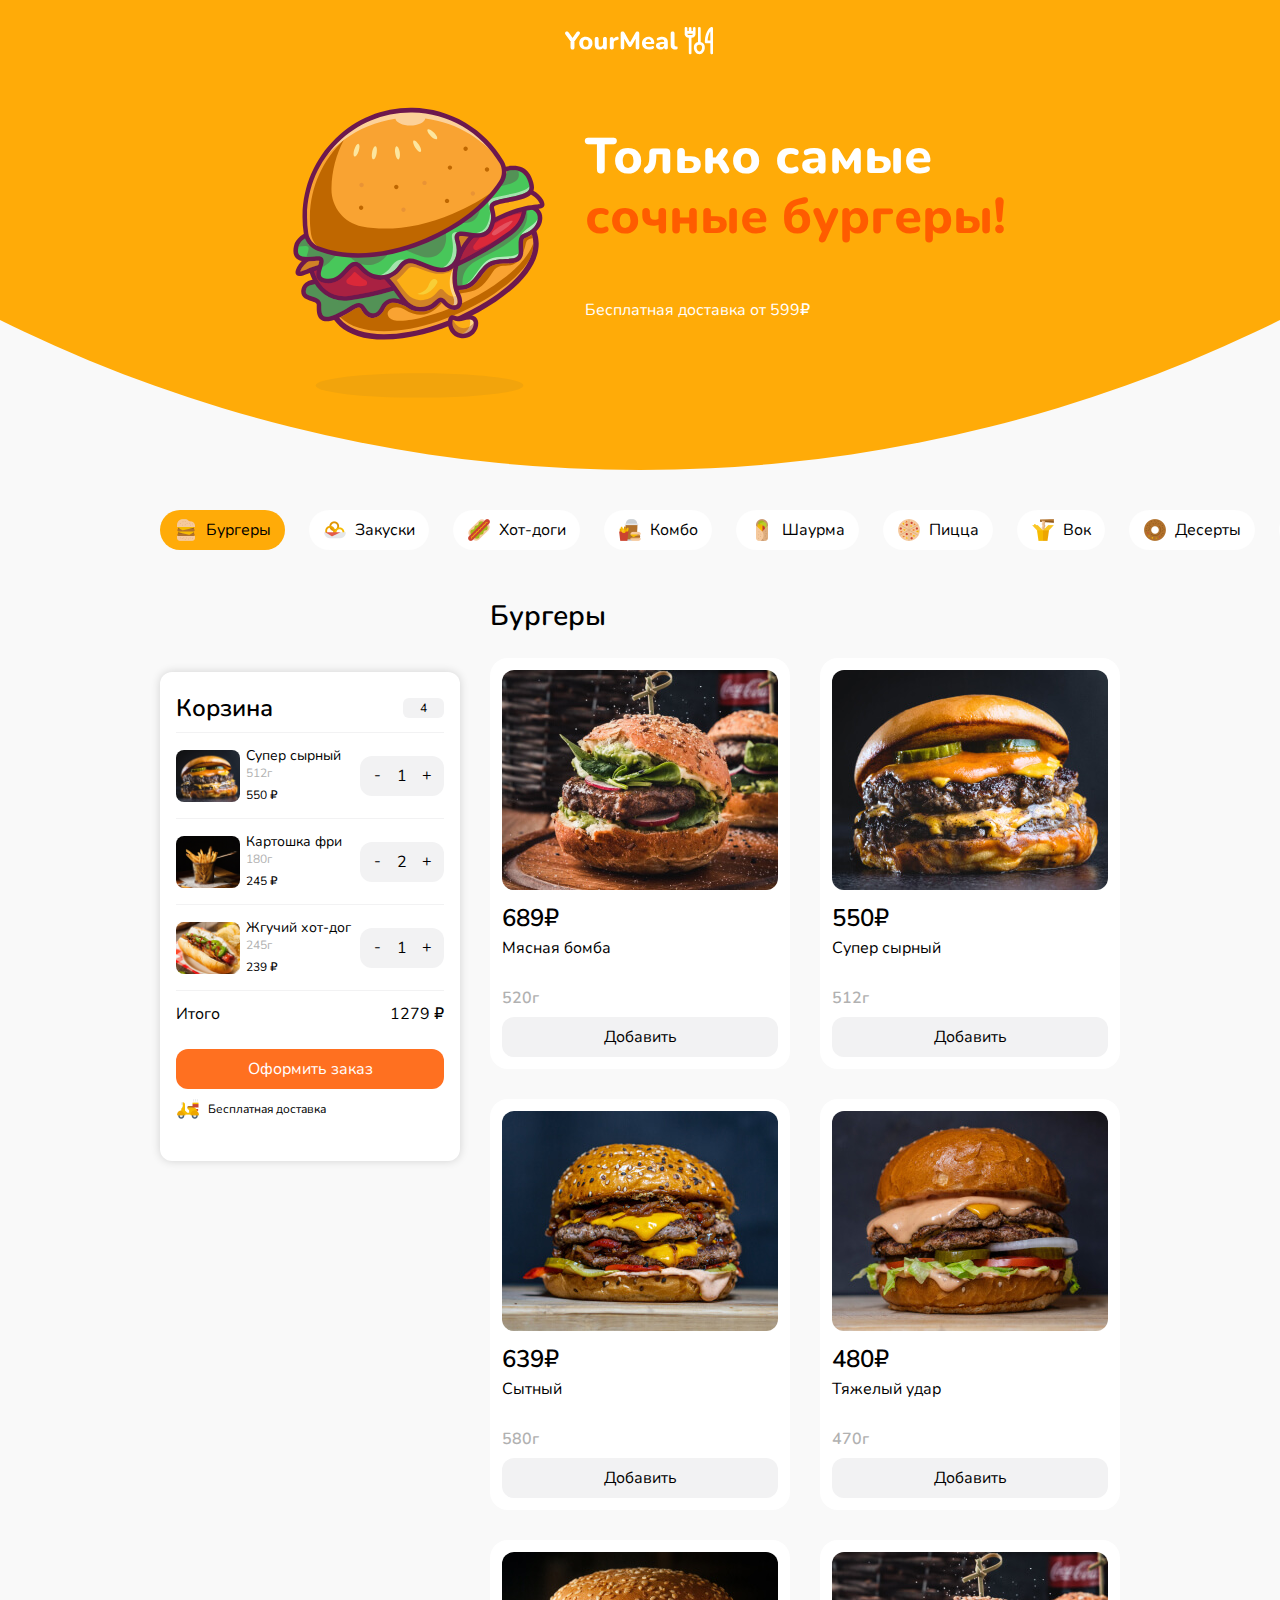
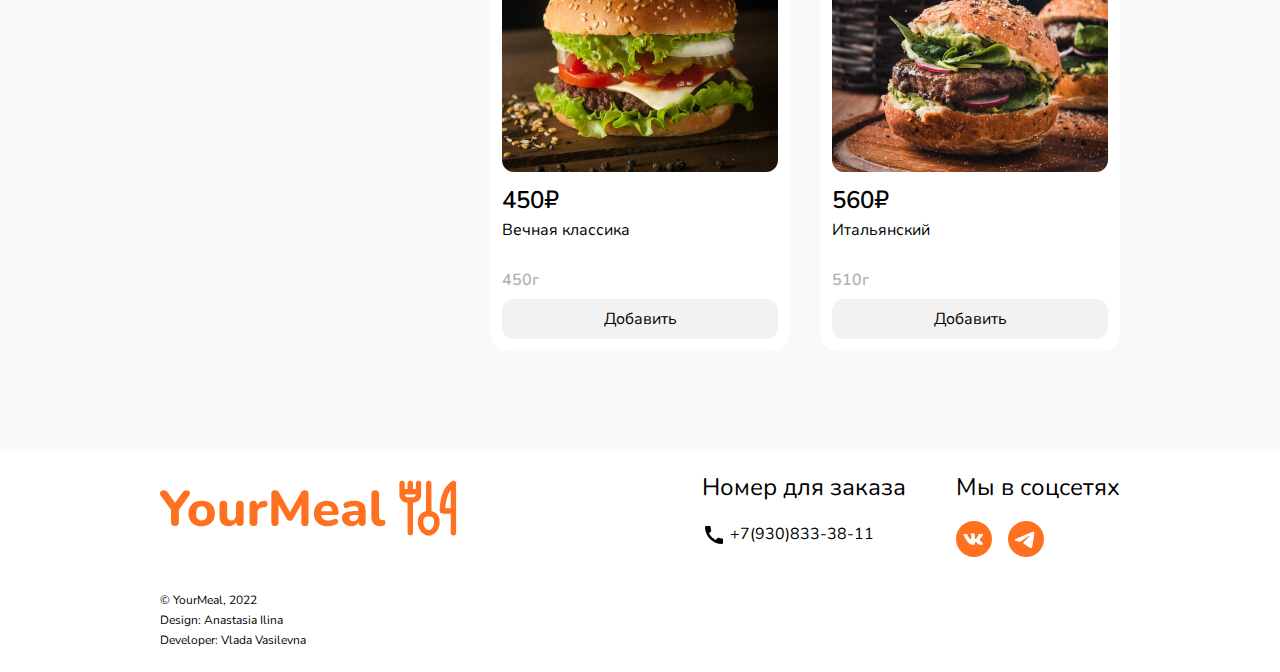
<file: index.html>
<!DOCTYPE html>
<html lang="ru">

<head>
	<meta charset="UTF-8">
	<meta name="viewport" content="width=device-width, initial-scale=1.0">
	<title>Your Meal - самые сочные бургеры</title>
	<link rel="apple-touch-icon" sizes="180x180" href="icon/apple-touch-icon.png">
	<link rel="icon" type="image/png" sizes="32x32" href="icon/favicon-32x32.png">
	<link rel="icon" type="image/png" sizes="16x16" href="icon/favicon-16x16.png">
	<link rel="manifest" href="/your_meal/site.webmanifest">
	<link rel="mask-icon" href="icon/safari-pinned-tab.svg" color="#5bbad5">
	<meta name="msapplication-TileColor" content="#ffc40d">
	<meta name="theme-color" content="#ffffff">
	<link rel="preload" href="fonts/nunito-v26-cyrillic_latin-600.woff2" as="font" crossorigin>
	<link rel="preload" href="fonts/nunito-v26-cyrillic_latin-regular.woff2" as="font" crossorigin>
	<link rel="preload" href="fonts/nunito-v26-cyrillic_latin-800.woff2" as="font" crossorigin>
	<link rel="stylesheet" href="css/index.css">
</head>

<body>
	<header class="header">
		<div class="container header__container">
			<svg class="header__logo" viewBox="0 0 199 44" role="img" aria-label="Логотип YourMeal">
				<use href="img/sprite.svg#logo" />
			</svg>
			<div class="header__title-container">
				<h1 class="header__title">
					<span class="header__title-text">Только самые</span>
					<span class="header__title-text header__title-text_red">сочные бургеры!</span>
				</h1>
				<p class="header__appeal">Бесплатная доставка от 599₽</p>
			</div>
		</div>
	</header>
	<main>
		<nav class="navigation">
			<div class="container navigation__container">
				<ul class="navigation__list">
					<li class="navigation__item">
						<button
							class="navigation__button navigation__button_burger navigation__button_active">Бургеры</button>
					</li>
					<li class="navigation__item">
						<button class="navigation__button navigation__button_snack">Закуски</button>
					</li>
					<li class="navigation__item">
						<button class="navigation__button navigation__button_hot-dog">Хот-доги</button>
					</li>
					<li class="navigation__item">
						<button class="navigation__button navigation__button_combo">Комбо</button>
					</li>
					<li class="navigation__item">
						<button class="navigation__button navigation__button_shawarma">Шаурма</button>
					</li>
					<li class="navigation__item">
						<button class="navigation__button navigation__button_pizza">Пицца</button>
					</li>
					<li class="navigation__item">
						<button class="navigation__button navigation__button_wok">Вок</button>
					</li>
					<li class="navigation__item">
						<button class="navigation__button navigation__button_dessert">Десерты</button>
					</li>
					<li class="navigation__item">
						<button class="navigation__button navigation__button_sauce">Соусы</button>
					</li>
				</ul>
			</div>
		</nav>
		<section class="catalog">
			<div class="container catalog__container">
				<div class="catalog__order order">
					<section class="order__wrapper">
						<div class="order__wrap-title" tabindex="0" role="button">
							<h2 class="order__title">Корзина</h2>
							<span class="order__count">4</span>
						</div>
						<div class="order__wrap_list">
							<ul class="order__list">
								<li class="order__item">
									<img class="order__image" src="img/burger1.jpg" alt="Супер сырный">
									<div class="order__product">
										<h3 class="order__product-title">Супер сырный</h3>
										<p class="order__product-weight">512г</p>
										<p class="order__product-price">550
											<span class="currency">₽</span>
										</p>
									</div>
									<div class="order__product-count count">
										<button class="count__minus">-</button>
										<p class="count__amount">1</p>
										<button class="count__plus">+</button>
									</div>
								</li>
								<li class="order__item">
									<img class="order__image" src="img/free1.jpg" alt="Картошка фри">
									<div class="order__product">
										<h3 class="order__product-title">Картошка фри</h3>
										<p class="order__product-weight">180г</p>
										<p class="order__product-price">245
											<span class="currency">₽</span>
										</p>
									</div>
									<div class="order__product-count count">
										<button class="count__minus">-</button>
										<p class="count__amount">2</p>
										<button class="count__plus">+</button>
									</div>
								</li>
								<li class="order__item">
									<img class="order__image" src="img/hot-dog1.jpg" alt="Жгучий хот-дог">
									<div class="order__product">
										<h3 class="order__product-title">Жгучий хот-дог</h3>
										<p class="order__product-weight">245г</p>
										<p class="order__product-price">239
											<span class="currency">₽</span>
										</p>
									</div>
									<div class="order__product-count count">
										<button class="count__minus">-</button>
										<p class="count__amount">1</p>
										<button class="count__plus">+</button>
									</div>
								</li>
							</ul>
							<div class="order__total">
								<p>Итого</p>
								<p class="order__total-amount">1279
									<span class="currency">₽</span>
								</p>
							</div>
							<button class="order__submit">Оформить заказ</button>
							<div class="order__wrap-apeal">
								<p class="order__apeal">Бесплатная доставка</p>
								<button class="order__close">Свернуть</button>
							</div>
						</div>
					</section>
				</div>
				<div class="catalog__wrapper">
					<h2 class="catalog__title">Бургеры</h2>
					<div class="catalog__wrap_list">
						<ul class="catalog__list">
							<li class="catalog__item">
								<article class="product">
									<img src="img/photo_bomb.jpg" alt="Мясная бомба" class="product__image">
									<p class="product__price">689<span class="currency">₽</span></p>
									<h3 class="product__title">
										<button class="product__detail">Мясная бомба</button>
									</h3>
									<p class="product__weight">520г</p>
									<button class="product__add" type="button">Добавить</button>
								</article>
							</li>
							<li class="catalog__item">
								<article class="product">
									<img src="img/photo_s-syrniy.jpg" alt="Супер сырный" class="product__image">
									<p class="product__price">550<span class="currency">₽</span></p>
									<h3 class="product__title">
										<button class="product__detail">Супер сырный</button>
									</h3>
									<p class="product__weight">512г</p>
									<button class="product__add" type="button">Добавить</button>
								</article>
							</li>
							<li class="catalog__item">
								<article class="product">
									<img src="img/photo_sytniy.jpg" alt="Сытный" class="product__image">
									<p class="product__price">639<span class="currency">₽</span></p>
									<h3 class="product__title">
										<button class="product__detail">Сытный</button>
									</h3>
									<p class="product__weight">580г</p>
									<button class="product__add" type="button">Добавить</button>
								</article>
							</li>
							<li class="catalog__item">
								<article class="product">
									<img src="img/photo_udar.jpg" alt="Тяжелый удар" class="product__image">
									<p class="product__price">480<span class="currency">₽</span></p>
									<h3 class="product__title">
										<button class="product__detail">Тяжелый удар</button>
									</h3>
									<p class="product__weight">470г</p>
									<button class="product__add" type="button">Добавить</button>
								</article>
							</li>
							<li class="catalog__item">
								<article class="product">
									<img src="img/photo_classic.jpg" alt="Вечная классика" class="product__image">
									<p class="product__price">450<span class="currency">₽</span></p>
									<h3 class="product__title">
										<button class="product__detail">Вечная классика</button>
									</h3>
									<p class="product__weight">450г</p>
									<button class="product__add" type="button">Добавить</button>
								</article>
							</li>
							<li class="catalog__item">
								<article class="product">
									<img src="img/photo_bomb.jpg" alt="Итальянский" class="product__image">
									<p class="product__price">560<span class="currency">₽</span></p>
									<h3 class="product__title">
										<button class="product__detail">Итальянский</button>
									</h3>
									<p class="product__weight">510г</p>
									<button class="product__add" type="button">Добавить</button>
								</article>
							</li>
						</ul>
					</div>
				</div>
			</div>
		</section>
	</main>
	<footer class="footer">
		<div class="container">
			<div class="footer__content">
				<svg class="footer__logo" viewBox="0 0 199 44" role="img" aria-label="Логотип YourMeal">
					<use href="img/sprite.svg#logo" />
				</svg>
				<address class="footer__address">
					<div class="footer__contact">
						<h2 class="footer__title">Номер для заказа</h2>
						<a class="footer__link-phone" href="tel: +79308333811">
							<svg width="24" height="24" viewBox="0 0 24 24" fill="currentColor"
								xmlns="http://www.w3.org/2000/svg">
								<path
									d="M20.01 15.38C18.78 15.38 17.59 15.18 16.48 14.82C16.13 14.7 15.74 14.79 15.47 15.06L13.9 17.03C11.07 15.68 8.42 13.13 7.01 10.2L8.96 8.54C9.23 8.26 9.31 7.87 9.2 7.52C8.83 6.41 8.64 5.22 8.64 3.99C8.64 3.45 8.19 3 7.65 3H4.19C3.65 3 3 3.24 3 3.99C3 13.28 10.73 21 20.01 21C20.72 21 21 20.37 21 19.82V16.37C21 15.83 20.55 15.38 20.01 15.38Z" />
							</svg>
							<span>+7(930)833-38-11</span>
						</a>
					</div>
					<div class="footer__contact">
						<h2 class="footer__title footer__title_sn">Мы в соцсетях</h2>
						<ul class="footer__list">
							<li class="footer__list-item">
								<a href="#" class="footer__link-sn" aria-label="группа в вк">
									<svg width="36" height="36" viewBox="0 0 36 36" fill="currentColor"
										xmlns="http://www.w3.org/2000/svg">
										<path
											d="M18 0C8.05875 0 0 8.05875 0 18C0 27.9412 8.05875 36 18 36C27.9412 36 36 27.9412 36 18C36 8.05875 27.9412 0 18 0ZM24.9225 20.3081C24.9225 20.3081 26.5144 21.8794 26.9062 22.6087C26.9175 22.6237 26.9231 22.6387 26.9269 22.6462C27.0862 22.9144 27.1237 23.1225 27.045 23.2781C26.9137 23.5369 26.4637 23.6644 26.31 23.6756H23.4975C23.3025 23.6756 22.8937 23.625 22.3987 23.2837C22.0181 23.0175 21.6431 22.5806 21.2775 22.155C20.7319 21.5212 20.2594 20.9738 19.7831 20.9738C19.7226 20.9736 19.6625 20.9831 19.605 21.0019C19.245 21.1181 18.7838 21.6319 18.7838 23.0006C18.7838 23.4281 18.4462 23.6737 18.2081 23.6737H16.92C16.4812 23.6737 14.1956 23.52 12.1706 21.3844C9.69187 18.7687 7.46062 13.5225 7.44187 13.4737C7.30125 13.1344 7.59187 12.9525 7.90875 12.9525H10.7494C11.1281 12.9525 11.2519 13.1831 11.3381 13.3875C11.4394 13.6256 11.8106 14.5725 12.42 15.6375C13.4081 17.3737 14.0138 18.0787 14.4994 18.0787C14.5904 18.0777 14.6799 18.0545 14.76 18.0112C15.3937 17.6587 15.2756 15.3994 15.2475 14.9306C15.2475 14.8425 15.2456 13.92 14.9212 13.4775C14.6887 13.1569 14.2931 13.035 14.0531 12.99C14.1503 12.856 14.2782 12.7473 14.4262 12.6731C14.8612 12.4556 15.645 12.4237 16.4231 12.4237H16.8563C17.7 12.435 17.9175 12.4894 18.2231 12.5662C18.8419 12.7144 18.855 13.1137 18.8006 14.4806C18.7838 14.8687 18.7669 15.3075 18.7669 15.825C18.7669 15.9375 18.7612 16.0575 18.7612 16.185C18.7425 16.8806 18.72 17.67 19.2112 17.9944C19.2753 18.0346 19.3494 18.056 19.425 18.0562C19.5956 18.0562 20.1094 18.0562 21.5006 15.6694C21.9297 14.9011 22.3025 14.1028 22.6162 13.2806C22.6444 13.2319 22.7269 13.0819 22.8244 13.0237C22.8963 12.9871 22.9761 12.9684 23.0569 12.9694H26.3962C26.76 12.9694 27.0094 13.0237 27.0562 13.1644C27.1387 13.3875 27.0412 14.0681 25.5169 16.1325L24.8362 17.0306C23.4544 18.8419 23.4544 18.9338 24.9225 20.3081Z" />
									</svg>
								</a>
							</li>
							<li class="footer__list-item">
								<a href="#" class="footer__link-sn" aria-label="канал в telegram">
									<svg width="36" height="36" viewBox="0 0 36 36" fill="currentColor"
										xmlns="http://www.w3.org/2000/svg">
										<path
											d="M36 18C36 22.7739 34.1036 27.3523 30.7279 30.7279C27.3523 34.1036 22.7739 36 18 36C13.2261 36 8.64773 34.1036 5.27208 30.7279C1.89642 27.3523 0 22.7739 0 18C0 13.2261 1.89642 8.64773 5.27208 5.27208C8.64773 1.89642 13.2261 0 18 0C22.7739 0 27.3523 1.89642 30.7279 5.27208C34.1036 8.64773 36 13.2261 36 18ZM18.6458 13.2885C16.8952 14.0175 13.3942 15.525 8.14725 17.811C7.29675 18.1485 6.849 18.4815 6.8085 18.8055C6.741 19.3522 7.42725 19.5683 8.361 19.863L8.75475 19.9868C9.67275 20.286 10.9102 20.6348 11.5515 20.6483C12.1365 20.6618 12.7867 20.4233 13.5045 19.9283C18.4072 16.6185 20.9385 14.9467 21.096 14.9107C21.2085 14.8837 21.366 14.8523 21.4695 14.9468C21.5752 15.039 21.564 15.2168 21.5528 15.264C21.4853 15.5542 18.792 18.0562 17.3993 19.3522C16.965 19.7572 16.6567 20.043 16.5938 20.1082C16.455 20.25 16.314 20.3895 16.1707 20.5268C15.3157 21.3503 14.6768 21.9668 16.2045 22.9748C16.9403 23.4608 17.5298 23.859 18.117 24.2595C18.756 24.696 19.395 25.1303 20.223 25.6748C20.4322 25.8098 20.6348 25.956 20.8305 26.0955C21.5753 26.6265 22.248 27.1035 23.0737 27.027C23.5553 26.982 24.0525 26.532 24.3045 25.182C24.9007 21.9938 26.073 15.0885 26.343 12.2423C26.3595 12.0056 26.3497 11.7679 26.3137 11.5335C26.2926 11.3443 26.201 11.17 26.0573 11.0452C25.8525 10.9039 25.6085 10.8307 25.3597 10.836C24.6847 10.8472 23.643 11.2095 18.6458 13.2885Z" />
									</svg>
								</a>
							</li>
						</ul>
					</div>
				</address>
				<div class="footer__development">
					<p>© YourMeal, 2022</p>
					<p>Design: <a href="#">Anastasia Ilina</a></p>
					<p>Developer: <a href="https://t.me/mania_hugging">Vlada Vasilevna</a></p>
				</div>
			</div>
		</div>
	</footer>
	<div class="modal modal_product">
		<div class="modal__main modal-product">
			<div class="modal-product__container">
				<h2 class="modal-product__title">Мясная бомба</h2>
				<div class="modal-product__content">
					<img src="img/photo_bomb.jpg" alt="Мясная бомба" class="modal-product__image">
					<p class="modal-product__description">Супер мясное наслаждение! Большая рубленая котлета из свежего
						говяжего мяса покорит вас своей сочностью, а хрустящие листья салата добавят свежести.</p>
					<div class="modal-product__ingredients ingredients">
						<h3 class="ingredients__title">Состав:</h3>
						<ul class="ingredients__list">
							<li class="ingredients__item">Пшеничная булочка</li>
							<li class="ingredients__item">Котлета из говядины</li>
							<li class="ingredients__item">Красный лук</li>
							<li class="ingredients__item">Листья салата</li>
							<li class="ingredients__item">Соус горчичный</li>
						</ul>
						<p class="ingredients__calories">520г, ккал 430</p>
					</div>
				</div>
				<div class="modal-product__footer">
					<div class="modal-product__add">
						<button class="modal-product__btn">Добавить</button>
						<div class="modal-product__count count">
							<button class="count__minus">-</button>
							<p class="count__amount">1</p>
							<button class="count__plus">+</button>
						</div>
					</div>
					<p class="modal-product__price">689
						<span class="currency">₽</span>
					</p>
				</div>
			</div>
			<button class="modal__close">
				<svg width="24" height="24" viewBox="0 0 24 24" fill="currentColor" xmlns="http://www.w3.org/2000/svg">
					<rect x="5.07422" y="5.28247" width="1" height="20" transform="rotate(-45 5.07422 5.28247)" />
					<rect x="5.78125" y="19.4246" width="1" height="20" transform="rotate(-135 5.78125 19.4246)" />
				</svg>
			</button>
		</div>
	</div>
	<div class="modal modal_delivery">
		<div class="modal__main modal-delivery">
			<div class="modal-delivery__container">
				<h2 class="modal-delivery__title">Доставка</h2>
				<form class="modal-delivery__form" id="delivery">
					<fieldset class="modal-delivery__fieldset">
						<input class="modal-delivery__input" type="text" name="name" placeholder="Ваше имя">
						<input class="modal-delivery__input" type="tel" name="phone" placeholder="Телефон">
					</fieldset>
					<fieldset class="modal-delivery__fieldset modal-delivery__fieldset_radio">
						<label class="modal-delivery__label">
							<input class="modal-delivery__radio" type="radio" name="format" value="pickup">
							<span>Самовывоз</span>
						</label>
						<label class="modal-delivery__label">
							<input class="modal-delivery__radio" type="radio" name="format" value="delivery" checked>
							<span>Доставка</span>
						</label>
					</fieldset>
					<fieldset class="modal-delivery__fieldset">
						<input class="modal-delivery__input" type="text" name="address" placeholder="Улица, дом, квартира">
						<input class="modal-delivery__input modal-delivery__input_half" type="number" name="floor"
							placeholder="Этаж">
						<input class="modal-delivery__input modal-delivery__input_half" type="number" name="intercom"
							placeholder="Домофон">
					</fieldset>
				</form>
				<button class="modal-delivery__submit" type="submit" form="delivery">Оформить</button>
			</div>
			<button class="modal__close" type="button">
				<svg width="24" height="24" viewBox="0 0 24 24" fill="currentColor" xmlns="http://www.w3.org/2000/svg">
					<rect x="5.07422" y="5.28247" width="1" height="20" transform="rotate(-45 5.07422 5.28247)" />
					<rect x="5.78125" y="19.4246" width="1" height="20" transform="rotate(-135 5.78125 19.4246)" />
				</svg>
			</button>
		</div>
	</div>
</body>

</html>
</file>
<file: css/index.css>
@import 'normalize.css';
@import 'fonts.css';
@import 'default.css';
@import 'header.css';
@import 'navigation.css';
@import 'catalog.css';
@import 'order.css';
@import 'count.css';
@import 'product.css';
@import 'footer.css';
@import 'modal.css';
@import 'modal-product.css';
@import 'ingredients.css';
@import 'modal-delivery.css';
</file>
